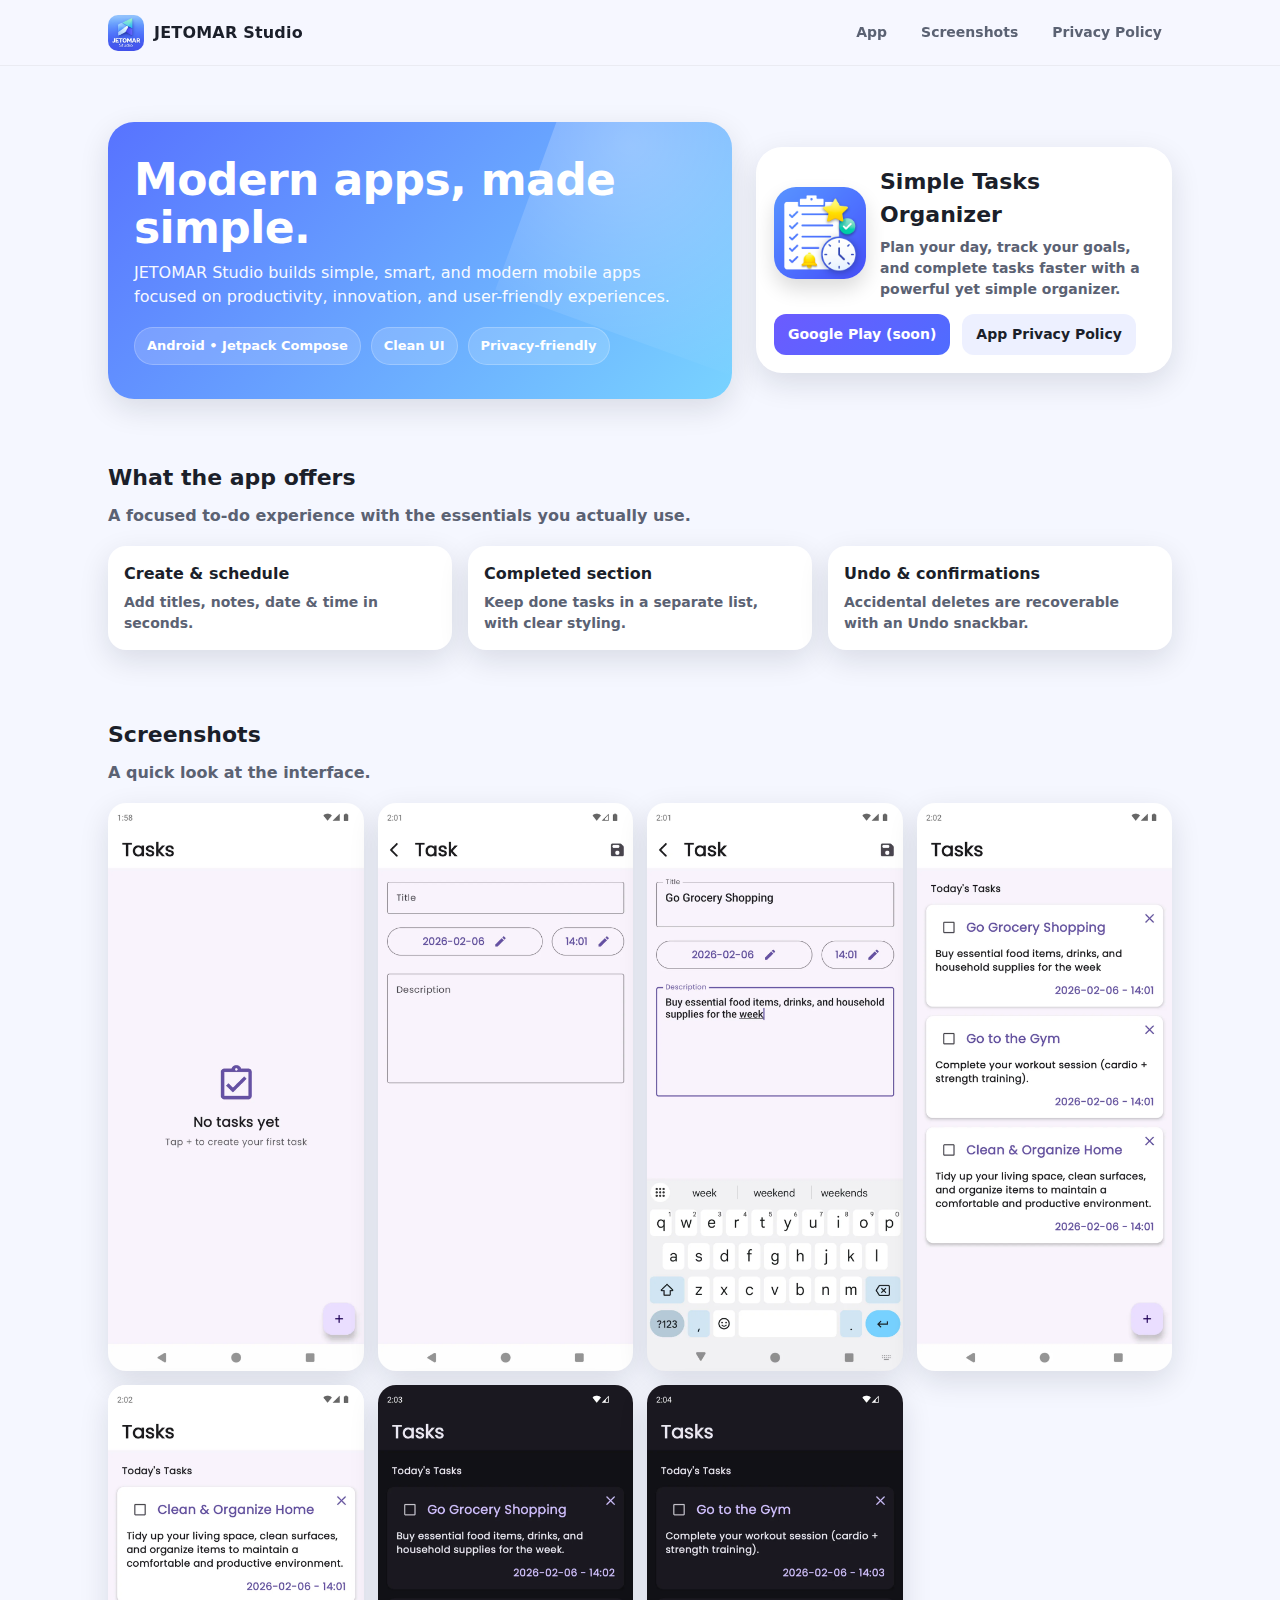
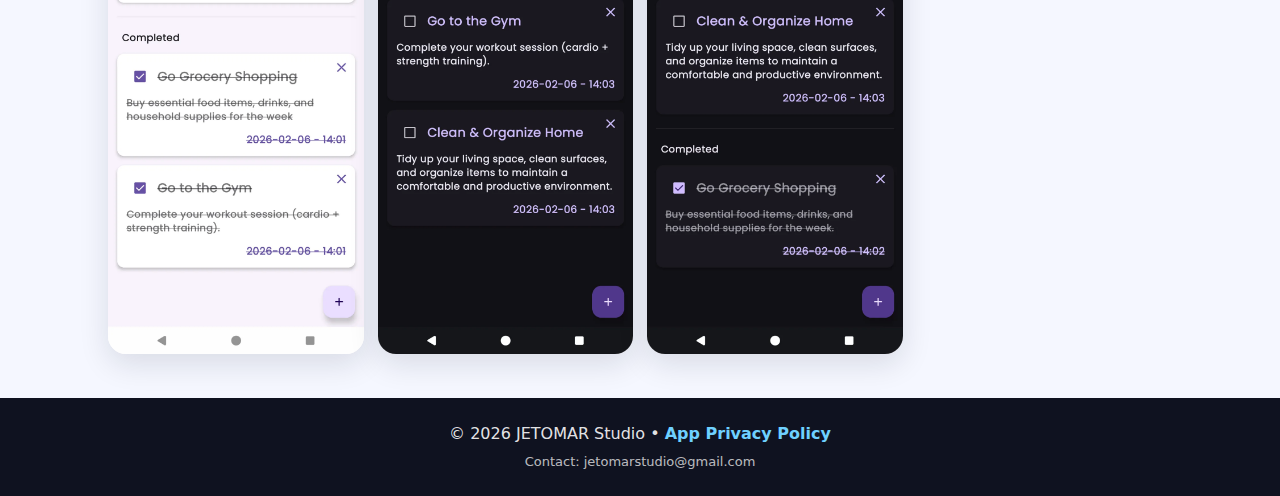
<file: index.html>
<!doctype html>
<html lang="en">
<head>
  <meta charset="UTF-8" />
  <meta name="viewport" content="width=device-width, initial-scale=1.0" />
  <title>JETOMAR Studio</title>
  <link rel="stylesheet" href="style.css" />
  <meta name="description" content="JETOMAR Studio builds simple, smart, and modern mobile apps focused on productivity, innovation, and user-friendly experiences.">
</head>
<body>
  <div class="topbar">
    <div class="nav">
      <a class="brand" href="index.html">
        <img src="assets/jetomar_logo.png" alt="JETOMAR Studio logo"/>
        <div class="name">JETOMAR Studio</div>
      </a>
      <div class="navlinks">
        <a href="#app">App</a>
        <a href="#screens">Screenshots</a>
        <a href="privacy.html">Privacy Policy</a>
      </div>
    </div>
  </div>

  <div class="hero">
    <div class="heroCard">
      <h1 class="heroTitle">Modern apps, made simple.</h1>
      <p class="heroSub">JETOMAR Studio builds simple, smart, and modern mobile apps focused on productivity, innovation, and user-friendly experiences.</p>
      <div class="badges">
        <div class="badge">Android • Jetpack Compose</div>
        <div class="badge">Clean UI</div>
        <div class="badge">Privacy‑friendly</div>
      </div>
    </div>

    <div class="heroSide" id="app">
      <div class="appRow">
        <img src="assets/app_icon.png" alt="Simple Tasks Organizer icon"/>
        <div>
          <h2>Simple Tasks Organizer</h2>
          <p>Plan your day, track your goals, and complete tasks faster with a powerful yet simple organizer.</p>
        </div>
      </div>
      <div class="cta">
        <a class="btn btnPrimary" href="#" onclick="return false;">Google Play (soon)</a>
        <a class="btn btnGhost" href="privacy.html">App Privacy Policy</a>
      </div>
    </div>
  </div>

  <section>
    <h2 class="sectionTitle">What the app offers</h2>
    <p class="sectionDesc">A focused to‑do experience with the essentials you actually use.</p>
    <div class="grid">
      <div class="card">
        <h3>Create & schedule</h3>
        <p>Add titles, notes, date & time in seconds.</p>
      </div>
      <div class="card">
        <h3>Completed section</h3>
        <p>Keep done tasks in a separate list, with clear styling.</p>
      </div>
      <div class="card">
        <h3>Undo & confirmations</h3>
        <p>Accidental deletes are recoverable with an Undo snackbar.</p>
      </div>
    </div>
  </section>

  <section id="screens">
    <h2 class="sectionTitle">Screenshots</h2>
    <p class="sectionDesc">A quick look at the interface.</p>
    <div class="shots">
      <img src="assets/shot1.webp" alt="App screenshot 1"/><img src="assets/shot2.webp" alt="App screenshot 2"/><img src="assets/shot3.webp" alt="App screenshot 3"/><img src="assets/shot4.webp" alt="App screenshot 4"/><img src="assets/shot5.webp" alt="App screenshot 5"/><img src="assets/shot6.webp" alt="App screenshot 6"/><img src="assets/shot7.webp" alt="App screenshot 7"/>
    </div>
  </section>

  <div class="footer">
    <div>© 2026 JETOMAR Studio • <a href="privacy.html">App Privacy Policy</a></div>
    <div style="margin-top:6px; font-size:13px; opacity:.8;">Contact: jetomarstudio@gmail.com</div>
  </div>
</body>
</html>
</file>
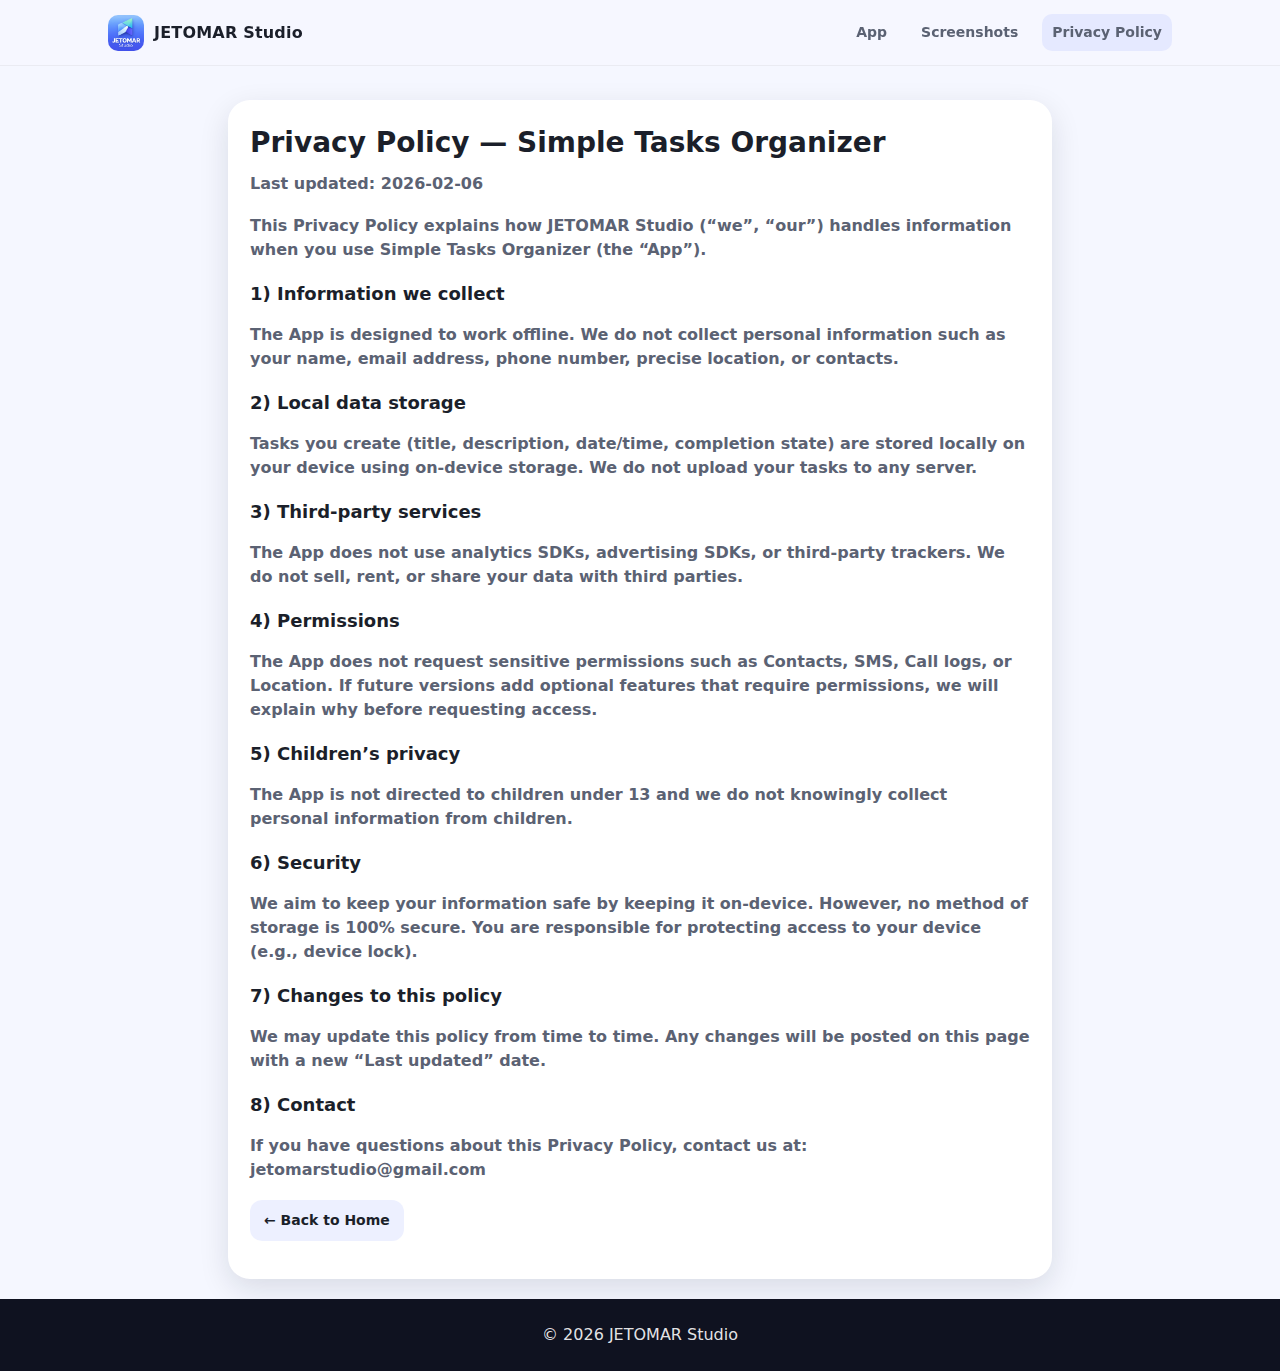
<file: privacy.html>
<!doctype html>
<html lang="en">
<head>
  <meta charset="UTF-8" />
  <meta name="viewport" content="width=device-width, initial-scale=1.0" />
  <title>Privacy Policy — Simple Tasks Organizer</title>
  <link rel="stylesheet" href="style.css" />
  <meta name="robots" content="noindex" />
</head>
<body>
  <div class="topbar">
    <div class="nav">
      <a class="brand" href="index.html">
        <img src="assets/jetomar_logo.png" alt="JETOMAR Studio logo"/>
        <div class="name">JETOMAR Studio</div>
      </a>
      <div class="navlinks">
        <a href="index.html#app">App</a>
        <a href="index.html#screens">Screenshots</a>
        <a href="privacy.html" style="background: rgba(79,108,255,.10);">Privacy Policy</a>
      </div>
    </div>
  </div>

  <div class="policyWrap">
    <div class="policy">
      <h1>Privacy Policy — Simple Tasks Organizer</h1>
      <div class="meta">Last updated: 2026-02-06</div>

      <p>
        This Privacy Policy explains how <b>JETOMAR Studio</b> (“we”, “our”) handles information
        when you use <b>Simple Tasks Organizer</b> (the “App”).
      </p>

      <h2>1) Information we collect</h2>
      <p>
        The App is designed to work <b>offline</b>. We do <b>not</b> collect personal information such as
        your name, email address, phone number, precise location, or contacts.
      </p>

      <h2>2) Local data storage</h2>
      <p>
        Tasks you create (title, description, date/time, completion state) are stored <b>locally on your device</b>
        using on-device storage. We do not upload your tasks to any server.
      </p>

      <h2>3) Third‑party services</h2>
      <p>
        The App does not use analytics SDKs, advertising SDKs, or third‑party trackers.
        We do not sell, rent, or share your data with third parties.
      </p>

      <h2>4) Permissions</h2>
      <p>
        The App does not request sensitive permissions such as Contacts, SMS, Call logs, or Location.
        If future versions add optional features that require permissions, we will explain why before requesting access.
      </p>

      <h2>5) Children’s privacy</h2>
      <p>
        The App is not directed to children under 13 and we do not knowingly collect personal information from children.
      </p>

      <h2>6) Security</h2>
      <p>
        We aim to keep your information safe by keeping it on-device. However, no method of storage is 100% secure.
        You are responsible for protecting access to your device (e.g., device lock).
      </p>

      <h2>7) Changes to this policy</h2>
      <p>
        We may update this policy from time to time. Any changes will be posted on this page with a new “Last updated” date.
      </p>

      <h2>8) Contact</h2>
      <p>
        If you have questions about this Privacy Policy, contact us at: <b>jetomarstudio@gmail.com</b>
      </p>

      <p style="margin-top:18px;">
        <a class="btn btnGhost" href="index.html">← Back to Home</a>
      </p>
    </div>
  </div>

  <div class="footer">
    <div>© 2026 JETOMAR Studio</div>
  </div>
</body>
</html>
</file>
<file: style.css>
:root{
  --bg:#f5f7ff;
  --card:#ffffff;
  --text:#1b1f2a;
  --muted:#5b6273;
  --brand1:#4f6cff;
  --brand2:#6ed0ff;
  --brand3:#6b5bff;
  --shadow: 0 10px 30px rgba(16, 24, 40, .12);
  --radius: 18px;
}

*{ box-sizing:border-box; }

body{
  margin:0;
  font-family: system-ui, -apple-system, Segoe UI, Roboto, Arial, sans-serif;
  background: var(--bg);
  color: var(--text);
  line-height: 1.5;
}

a{ color: inherit; }

.topbar{
  position: sticky;
  top: 0;
  z-index: 50;
  backdrop-filter: blur(12px);
  background: rgba(245,247,255,.75);
  border-bottom: 1px solid rgba(27,31,42,.06);
}

.nav{
  max-width: 1100px;
  margin: 0 auto;
  display:flex;
  align-items:center;
  justify-content: space-between;
  padding: 14px 18px;
  gap: 14px;
}

.brand{
  display:flex;
  align-items:center;
  gap: 10px;
  text-decoration:none;
}

.brand img{
  width: 36px;
  height: 36px;
  border-radius: 10px;
}

.brand .name{
  font-weight: 800;
  letter-spacing: .2px;
}

.navlinks{
  display:flex;
  gap: 14px;
  align-items:center;
}

.navlinks a{
  text-decoration:none;
  color: var(--muted);
  font-weight: 600;
  font-size: 14px;
  padding: 8px 10px;
  border-radius: 10px;
}
.navlinks a:hover{ background: rgba(79,108,255,.10); color: var(--text); }

.hero{
  max-width: 1100px;
  margin: 0 auto;
  padding: 56px 18px 28px;
  display:grid;
  grid-template-columns: 1.2fr .8fr;
  gap: 24px;
  align-items: center;
}

@media (max-width: 900px){
  .hero{ grid-template-columns: 1fr; }
}

.heroCard{
  background: linear-gradient(135deg, rgba(79,108,255,.95), rgba(110,208,255,.92));
  color: white;
  border-radius: 26px;
  padding: 34px 26px;
  box-shadow: var(--shadow);
  position: relative;
  overflow: hidden;
}
.heroCard:after{
  content:"";
  position:absolute;
  inset:-40px -60px auto auto;
  width: 260px;
  height: 260px;
  background: radial-gradient(circle at 30% 30%, rgba(255,255,255,.30), rgba(255,255,255,0));
  transform: rotate(20deg);
}

.heroTitle{
  font-size: 44px;
  margin: 0 0 10px;
  line-height: 1.08;
  letter-spacing: -0.6px;
  font-weight: 900;
}
.heroSub{
  margin: 0 0 18px;
  opacity: .95;
  font-size: 16px;
  max-width: 56ch;
}

.badges{
  display:flex;
  flex-wrap: wrap;
  gap: 10px;
  margin-top: 18px;
}

.badge{
  background: rgba(255,255,255,.16);
  border: 1px solid rgba(255,255,255,.22);
  padding: 8px 12px;
  border-radius: 999px;
  font-size: 13px;
  font-weight: 700;
}

.heroSide{
  background: var(--card);
  border-radius: 26px;
  padding: 18px;
  box-shadow: var(--shadow);
}

.appRow{
  display:flex;
  gap: 14px;
  align-items:center;
}
.appRow img{
  width: 92px;
  height: 92px;
  border-radius: 22px;
  box-shadow: 0 10px 20px rgba(0,0,0,.14);
}
.appRow h2{
  margin: 0;
  font-size: 22px;
  font-weight: 900;
}
.appRow p{
  margin: 6px 0 0;
  color: var(--muted);
  font-weight: 600;
  font-size: 14px;
}

.cta{
  display:flex;
  gap: 12px;
  margin-top: 14px;
  flex-wrap: wrap;
}
.btn{
  display:inline-flex;
  align-items:center;
  justify-content:center;
  gap: 8px;
  padding: 10px 14px;
  border-radius: 12px;
  text-decoration:none;
  font-weight: 800;
  font-size: 14px;
}
.btnPrimary{
  background: linear-gradient(135deg, var(--brand3), var(--brand1));
  color: white;
}
.btnGhost{
  background: rgba(79,108,255,.10);
  color: var(--text);
}

section{
  max-width: 1100px;
  margin: 0 auto;
  padding: 34px 18px;
}

.sectionTitle{
  font-size: 22px;
  font-weight: 900;
  margin: 0 0 10px;
}
.sectionDesc{
  margin: 0 0 18px;
  color: var(--muted);
  font-weight: 600;
}

.grid{
  display:grid;
  grid-template-columns: repeat(3, 1fr);
  gap: 16px;
}
@media (max-width: 900px){
  .grid{ grid-template-columns: 1fr; }
}
.card{
  background: var(--card);
  border-radius: var(--radius);
  padding: 16px;
  box-shadow: var(--shadow);
}
.card h3{
  margin: 0 0 6px;
  font-size: 16px;
  font-weight: 900;
}
.card p{
  margin: 0;
  color: var(--muted);
  font-weight: 600;
  font-size: 14px;
}

.shots{
  display:grid;
  grid-template-columns: repeat(4, 1fr);
  gap: 14px;
}
@media (max-width: 1100px){
  .shots{ grid-template-columns: repeat(2, 1fr); }
}
@media (max-width: 600px){
  .shots{ grid-template-columns: 1fr; }
}
.shots img{
  width:100%;
  border-radius: 18px;
  box-shadow: var(--shadow);
  background: #fff;
}

.footer{
  margin-top: 10px;
  padding: 24px 18px;
  text-align:center;
  color: rgba(255,255,255,.9);
  background: #0f1220;
}
.footer a{
  color: rgba(110,208,255,1);
  text-decoration: none;
  font-weight: 800;
}

.policyWrap{
  max-width: 860px;
  margin: 0 auto;
  padding: 34px 18px 10px;
}
.policy{
  background: var(--card);
  border-radius: 22px;
  padding: 22px;
  box-shadow: var(--shadow);
}
.policy h1{ margin: 0 0 8px; font-size: 28px; font-weight: 900; }
.policy .meta{ color: var(--muted); font-weight: 700; margin-bottom: 18px; }
.policy h2{ margin-top: 18px; font-size: 18px; }
.policy p, .policy li{ color: var(--muted); font-weight: 600; }
.policy ul{ padding-left: 18px; }
</file>
